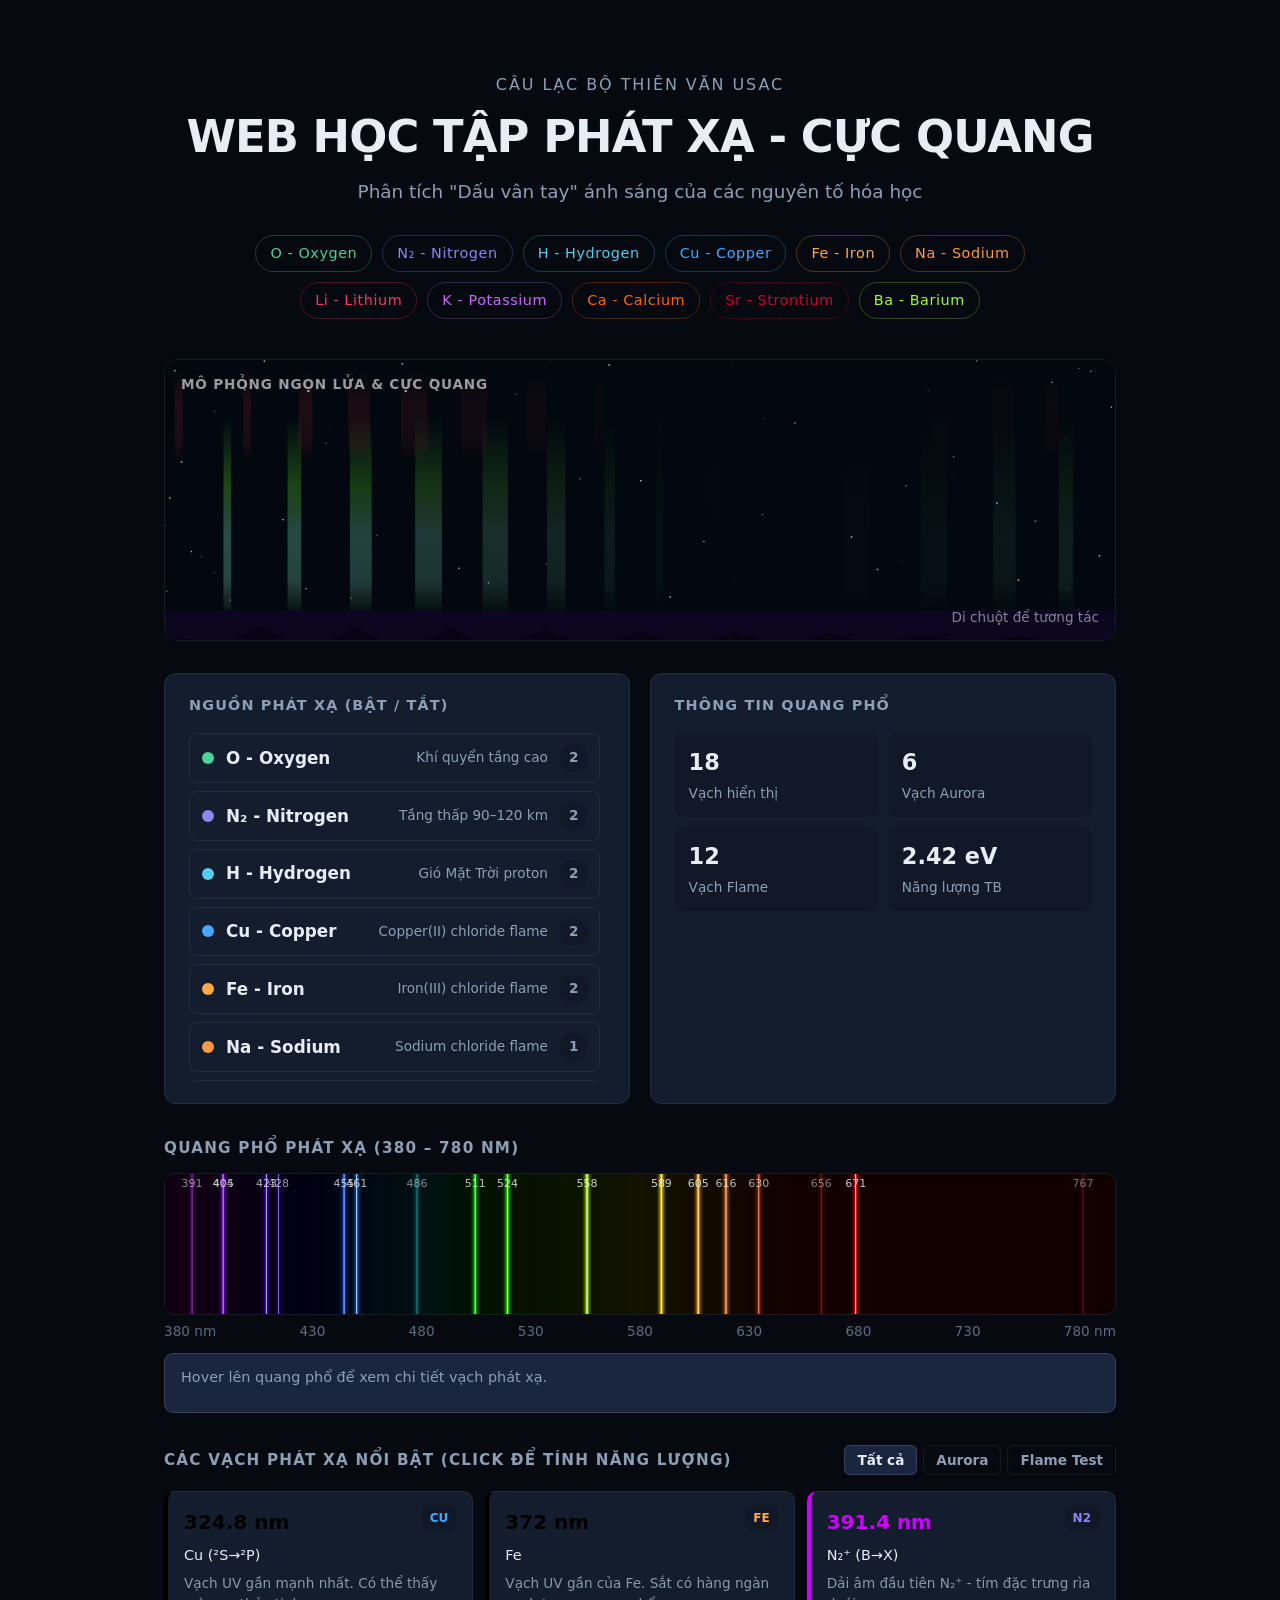
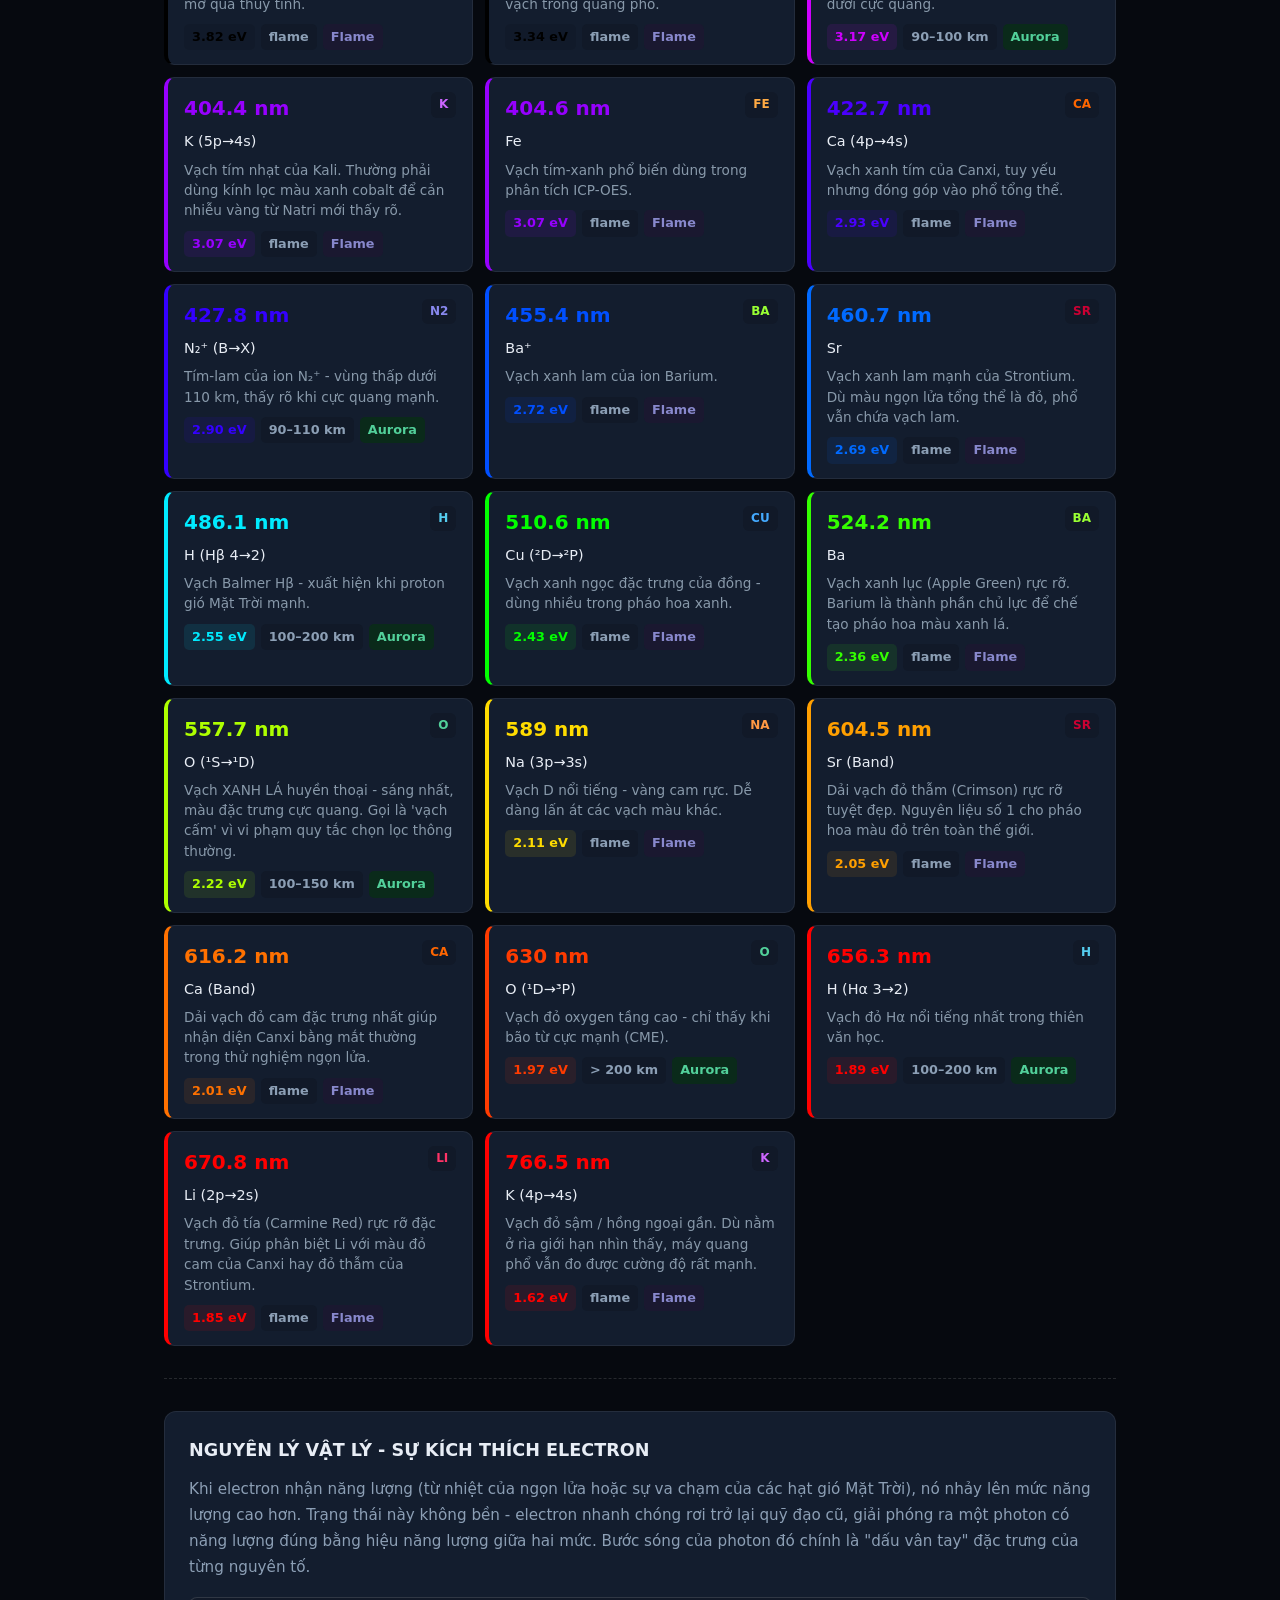
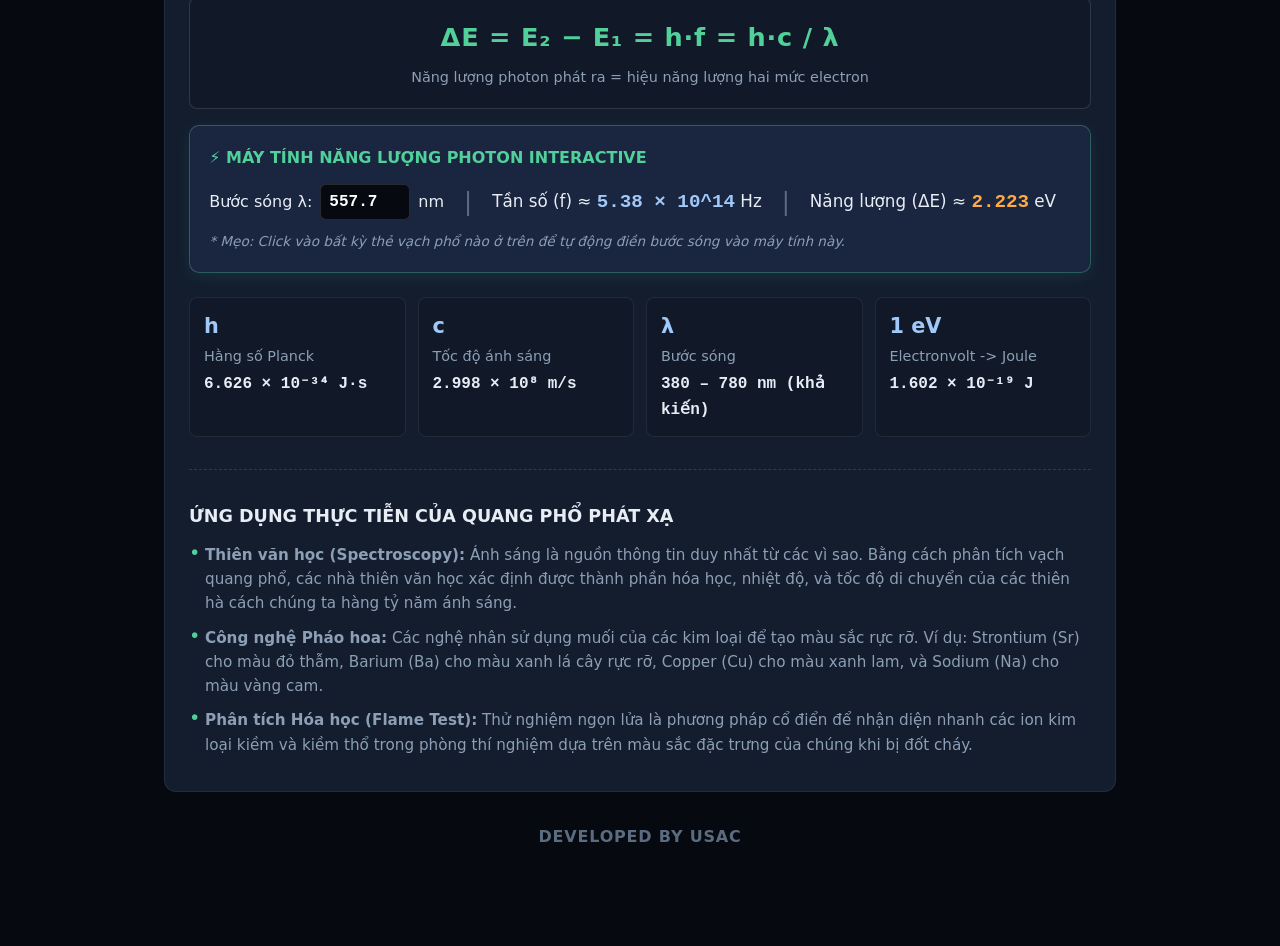
<file: aurora_spectrumv2.html>
<!DOCTYPE html>
<html lang="vi">
<head>
<meta charset="UTF-8">
<meta name="viewport" content="width=device-width, initial-scale=1.0">
<title>LAB ẢO THÍ NGHIỆM PHÁT XẠ TẠO CỰC QUANG</title>
<style>
:root {
  --bg: #06090f;
  --bg2: #0d1220;
  --bg3: #111928;
  --card: #131d2e;
  --card2: #1a2540;
  --border: rgba(255,255,255,0.07);
  --border2: rgba(255,255,255,0.13);
  --text: #e8edf5;
  --muted: #8c9fb5;
  --dim: #5c6c80;
}
* { box-sizing: border-box; margin: 0; padding: 0; }

body { background: var(--bg); color: var(--text); font-family: system-ui, -apple-system, sans-serif; line-height: 1.6; font-size: 18px; }

.page { max-width: 1000px; margin: 0 auto; padding: 2rem 1.5rem 4rem; }

/* ── Header ── */
.hero { text-align: center; padding: 2.5rem 0 2.5rem; }
.hero-eyebrow { font-size: 1rem; letter-spacing: .12em; text-transform: uppercase; color: var(--muted); margin-bottom: .8rem; }
.hero-title { font-size: 2.8rem; font-weight: 700; letter-spacing: -.02em; line-height: 1.2; margin-bottom: .8rem; }
.hero-title span { color: #52d09a; }
.hero-sub { font-size: 1.15rem; color: var(--muted); max-width: 600px; margin: 0 auto 1.8rem; }
.hero-pills { display: flex; gap: 10px; justify-content: center; flex-wrap: wrap; max-width: 800px; margin: 0 auto;}
.pill { font-size: 0.9rem; padding: 6px 14px; border-radius: 20px; border: 1px solid; font-weight: 500; letter-spacing: .04em; }

/* ── Sky canvas ── */
.sky-wrap { position: relative; border-radius: 14px; overflow: hidden; margin-bottom: 2rem; border: 1px solid var(--border); }
#sky { display: block; width: 100%; cursor: crosshair; }
.sky-hint { position: absolute; bottom: 12px; right: 16px; font-size: 0.85rem; color: rgba(255,255,255,.5); pointer-events: none; }
.sky-label { position: absolute; top: 14px; left: 16px; font-size: 0.85rem; color: rgba(255,255,255,.6); letter-spacing: .06em; text-transform: uppercase; font-weight: 600;}

/* ── Two-column layout ── */
.two-col { display: grid; grid-template-columns: 1fr 1fr; gap: 1.2rem; margin-bottom: 2rem; }
@media(max-width:768px){ .two-col { grid-template-columns: 1fr; } }

/* ── Source toggles ── */
.sources-panel { background: var(--card); border: 1px solid var(--border); border-radius: 12px; padding: 1.25rem 1.5rem; }
.panel-label { font-size: 0.9rem; letter-spacing: .08em; text-transform: uppercase; color: var(--muted); margin-bottom: 1rem; font-weight: 700; }
.src-list { display: flex; flex-direction: column; gap: 8px; max-height: 350px; overflow-y: auto; padding-right: 5px; }
.src-list::-webkit-scrollbar { width: 6px; }
.src-list::-webkit-scrollbar-thumb { background: var(--border2); border-radius: 4px; }
.src-row { display: flex; align-items: center; gap: 12px; padding: 10px 12px; border-radius: 8px; border: 1px solid var(--border); cursor: pointer; transition: all .12s; user-select: none; }
.src-row:hover { background: var(--card2); border-color: var(--border2); }
.src-row.off { opacity: .4; }
.src-dot { width: 12px; height: 12px; border-radius: 50%; flex-shrink: 0; }
.src-name { font-size: 1.05rem; font-weight: 600; flex: 1; }
.src-desc { font-size: 0.85rem; color: var(--muted); }
.src-count { font-size: 0.85rem; background: var(--bg3); padding: 3px 9px; border-radius: 12px; color: var(--muted); font-weight: bold;}

/* ── Info panel ── */
.info-panel { background: var(--card); border: 1px solid var(--border); border-radius: 12px; padding: 1.25rem 1.5rem; }
.stat-grid { display: grid; grid-template-columns: 1fr 1fr; gap: 10px; margin-top: 10px; }
.stat { background: var(--bg3); border-radius: 8px; padding: 12px 14px; }
.stat-val { font-size: 1.4rem; font-weight: 700; color: var(--text); }
.stat-key { font-size: 0.85rem; color: var(--muted); margin-top: 2px; }

/* ── Spectrum ── */
.spec-section { margin-bottom: 2rem; }
.spec-header { display: flex; align-items: center; justify-content: space-between; margin-bottom: .8rem; }
.spec-title { font-size: 0.95rem; letter-spacing: .08em; text-transform: uppercase; color: var(--muted); font-weight: 700; }
.spec-wrap { border-radius: 10px; overflow: hidden; border: 1px solid var(--border); }
#spec { display: block; width: 100%; }
.nm-axis { display: flex; justify-content: space-between; padding: 6px 0 0; font-size: 0.85rem; color: var(--dim); }

/* ── Tooltip ── */
.tooltip { background: var(--card2); border: 1px solid var(--border2); border-radius: 9px; padding: 12px 16px; font-size: 0.9rem; margin-top: 10px; min-height: 60px; transition: all .1s; }
.tt-nm { font-size: 1.3rem; font-weight: 700; }
.tt-row { display: flex; gap: 8px; margin-top: 6px; flex-wrap: wrap; }
.tt-badge { font-size: 0.85rem; padding: 3px 10px; border-radius: 6px; background: var(--bg3); color: var(--text); }
.tt-desc { font-size: 0.95rem; color: var(--muted); margin-top: 8px; line-height: 1.5; }

/* ── Line cards ── */
.cards-section { }
.cards-header { display: flex; align-items: center; justify-content: space-between; margin-bottom: 1rem; }
.filter-tabs { display: flex; gap: 6px; flex-wrap: wrap; }
.ftab { font-size: 0.85rem; padding: 6px 12px; border-radius: 6px; border: 1px solid var(--border); cursor: pointer; transition: all .1s; color: var(--muted); background: transparent; font-family: inherit; font-weight: 600;}
.ftab.active { color: var(--text); background: var(--card2); border-color: var(--border2); }
.cards-grid { display: grid; grid-template-columns: repeat(auto-fill, minmax(240px, 1fr)); gap: 12px; }
.lcard { background: var(--card); border-radius: 10px; padding: 14px 16px; border-left: 4px solid; border-top: 1px solid var(--border); border-right: 1px solid var(--border); border-bottom: 1px solid var(--border); transition: all .12s; cursor: pointer; }
.lcard:hover { background: var(--card2); transform: translateY(-2px); box-shadow: 0 4px 12px rgba(0,0,0,0.2); }
.lcard-top { display: flex; align-items: flex-start; justify-content: space-between; margin-bottom: 6px; }
.lcard-nm { font-size: 1.25rem; font-weight: 700; }
.lcard-src { font-size: 0.75rem; padding: 3px 8px; border-radius: 6px; background: var(--bg3); color: var(--muted); font-weight: 600; text-transform: uppercase; }
.lcard-ion { font-size: 0.9rem; color: var(--text); margin-bottom: 6px; font-weight: 500;}
.lcard-desc { font-size: 0.85rem; color: #8899aa; line-height: 1.5; }
.lcard-foot { display: flex; gap: 6px; margin-top: 10px; flex-wrap: wrap; }
.lc-badge { font-size: 0.8rem; padding: 3px 8px; border-radius: 5px; font-weight: 600; }

/* ── Physics section ── */
.physics { background: var(--card); border: 1px solid var(--border); border-radius: 12px; padding: 1.5rem; margin-top: 2rem; }
.physics h3 { font-size: 1.1rem; font-weight: 700; margin-bottom: .8rem; color: var(--text); text-transform: uppercase; }
.physics p { font-size: 0.95rem; color: var(--muted); line-height: 1.7; margin-bottom: 1rem; }
.eq-box { background: var(--bg3); border-radius: 8px; padding: 1.2rem; text-align: center; margin: 1rem 0; border: 1px solid var(--border2); }
.eq { font-size: 1.6rem; font-weight: 700; letter-spacing: .03em; color: #52d09a; }
.eq-sub { font-size: 0.9rem; color: var(--muted); margin-top: 8px; }
.phys-grid { display: grid; grid-template-columns: repeat(auto-fill, minmax(200px, 1fr)); gap: 12px; margin-bottom: 1.5rem;}
.phys-card { background: var(--bg3); border-radius: 8px; padding: 12px 14px; border: 1px solid var(--border); }
.phys-sym { font-size: 1.3rem; font-weight: 700; color: #a0c8f8; }
.phys-name { font-size: 0.9rem; color: var(--muted); margin-top: 2px; }
.phys-val { font-size: 1rem; color: var(--text); margin-top: 4px; font-family: monospace; font-weight: bold;}

/* ── Interactive Calc ── */
.calc-box { background: var(--card2); border: 1px solid #52d09a55; border-radius: 10px; padding: 1.2rem; margin-bottom: 1.5rem; box-shadow: 0 4px 15px rgba(82, 208, 154, 0.1); }
.calc-box-title { font-size: 1rem; font-weight: 700; color: #52d09a; margin-bottom: 12px; text-transform: uppercase;}
.calc-flex { display: flex; gap: 20px; align-items: center; flex-wrap: wrap; }
.calc-input-wrap { display: flex; align-items: center; gap: 8px; font-size: 1rem; }
.calc-input-wrap input { width: 90px; padding: 8px; font-size: 1rem; font-family: monospace; border-radius: 6px; border: 1px solid var(--border2); background: var(--bg); color: #fff; font-weight: bold;}
.calc-result { font-size: 1.05rem; }
.calc-result span { font-family: monospace; font-weight: bold; font-size: 1.2rem; }

.app-list { list-style: none; padding-left: 0; margin-top: 10px; }
.app-list li { font-size: 0.95rem; color: var(--muted); margin-bottom: 10px; padding-left: 16px; position: relative; }
.app-list li::before { content: "•"; position: absolute; left: 0; color: #52d09a; font-size: 1.2rem; line-height: 1; }

/* ── Divider ── */
.divider { border: none; border-top: 1px dashed var(--border2); margin: 2rem 0; }

/* ── Footnote ── */
.footnote { text-align: center; padding: 2rem; color: var(--dim); font-size: 1rem; font-weight: 600; letter-spacing: 0.05em; text-transform: uppercase; }
</style>
</head>
<body>
<div class="page">

  <div class="hero">
    <div class="hero-eyebrow">CÂU LẠC BỘ THIÊN VĂN USAC</div>
    <div class="hero-title">WEB HỌC TẬP PHÁT XẠ - CỰC QUANG</div>
    <div class="hero-sub">Phân tích "Dấu vân tay" ánh sáng của các nguyên tố hóa học</div>
    <div class="hero-pills">
      <span class="pill" style="color:#52d09a;border-color:#52d09a44">O - Oxygen</span>
      <span class="pill" style="color:#8888ee;border-color:#8888ee44">N₂ - Nitrogen</span>
      <span class="pill" style="color:#55ccee;border-color:#55ccee44">H - Hydrogen</span>
      <span class="pill" style="color:#44aaff;border-color:#44aaff44">Cu - Copper</span>
      <span class="pill" style="color:#ffaa44;border-color:#ffaa4444">Fe - Iron</span>
      <span class="pill" style="color:#ff9944;border-color:#ff994444">Na - Sodium</span>
      <span class="pill" style="color:#ff3366;border-color:#ff336644">Li - Lithium</span>
      <span class="pill" style="color:#cc66ff;border-color:#cc66ff44">K - Potassium</span>
      <span class="pill" style="color:#ff6600;border-color:#ff660044">Ca - Calcium</span>
      <span class="pill" style="color:#cc0033;border-color:#cc003344">Sr - Strontium</span>
      <span class="pill" style="color:#99ff33;border-color:#99ff3344">Ba - Barium</span>
    </div>
  </div>

  <div class="sky-wrap">
    <canvas id="sky" height="280"></canvas>
    <div class="sky-label">Mô phỏng ngọn lửa & cực quang</div>
    <div class="sky-hint">Di chuột để tương tác</div>
  </div>

  <div class="two-col">
    <div class="sources-panel">
      <div class="panel-label">Nguồn phát xạ (Bật / Tắt)</div>
      <div class="src-list" id="src-list"></div>
    </div>
    <div class="info-panel">
      <div class="panel-label">Thông tin quang phổ</div>
      <div class="stat-grid" id="stat-grid"></div>
    </div>
  </div>

  <div class="spec-section">
    <div class="spec-header">
      <div class="spec-title">Quang phổ phát xạ (380 – 780 nm)</div>
    </div>
    <div class="spec-wrap"><canvas id="spec" height="140"></canvas></div>
    <div class="nm-axis">
      <span>380 nm</span><span>430</span><span>480</span><span>530</span><span>580</span><span>630</span><span>680</span><span>730</span><span>780 nm</span>
    </div>
    <div class="tooltip" id="tooltip"><span style="color:var(--muted);font-size:.9rem">Hover lên quang phổ để xem chi tiết vạch phát xạ.</span></div>
  </div>

  <div class="cards-section">
    <div class="cards-header">
      <div class="spec-title">Các vạch phát xạ nổi bật (Click để tính Năng lượng)</div>
      <div class="filter-tabs" id="filter-tabs"></div>
    </div>
    <div class="cards-grid" id="cards-grid"></div>
  </div>

  <hr class="divider">

  <div class="physics" id="physics-section">
    <h3>Nguyên lý vật lý - Sự kích thích electron</h3>
    <p>Khi electron nhận năng lượng (từ nhiệt của ngọn lửa hoặc sự va chạm của các hạt gió Mặt Trời), nó nhảy lên mức năng lượng cao hơn. Trạng thái này không bền - electron nhanh chóng rơi trở lại quỹ đạo cũ, giải phóng ra một photon có năng lượng đúng bằng hiệu năng lượng giữa hai mức. Bước sóng của photon đó chính là "dấu vân tay" đặc trưng của từng nguyên tố.</p>
    
    <div class="eq-box">
      <div class="eq">ΔE = E₂ − E₁ = h·f = h·c / λ</div>
      <div class="eq-sub">Năng lượng photon phát ra = hiệu năng lượng hai mức electron</div>
    </div>

    <div class="calc-box">
      <div class="calc-box-title">⚡ Máy tính năng lượng Photon Interactive</div>
      <div class="calc-flex">
        <div class="calc-input-wrap">
          <label for="calc-lam">Bước sóng λ:</label>
          <input type="number" id="calc-lam" value="557.7" step="0.1" oninput="updateCalc()"> nm
        </div>
        <div style="color:var(--dim); font-size:1.5rem;">|</div>
        <div class="calc-result">
          Tần số (f) ≈ <span id="calc-f" style="color:#a0c8f8;"></span> Hz
        </div>
        <div style="color:var(--dim); font-size:1.5rem;">|</div>
        <div class="calc-result">
          Năng lượng (ΔE) ≈ <span id="calc-e" style="color:#ffaa44;"></span> eV
        </div>
      </div>
      <div style="font-size:0.85rem; color:var(--muted); margin-top:10px; font-style:italic;">* Mẹo: Click vào bất kỳ thẻ vạch phổ nào ở trên để tự động điền bước sóng vào máy tính này.</div>
    </div>

    <div class="phys-grid">
      <div class="phys-card"><div class="phys-sym">h</div><div class="phys-name">Hằng số Planck</div><div class="phys-val">6.626 × 10⁻³⁴ J·s</div></div>
      <div class="phys-card"><div class="phys-sym">c</div><div class="phys-name">Tốc độ ánh sáng</div><div class="phys-val">2.998 × 10⁸ m/s</div></div>
      <div class="phys-card"><div class="phys-sym">λ</div><div class="phys-name">Bước sóng</div><div class="phys-val">380 – 780 nm (khả kiến)</div></div>
      <div class="phys-card"><div class="phys-sym">1 eV</div><div class="phys-name">Electronvolt -> Joule</div><div class="phys-val">1.602 × 10⁻¹⁹ J</div></div>
    </div>

    <hr class="divider">

    <h3>Ứng dụng thực tiễn của Quang Phổ Phát Xạ</h3>
    <ul class="app-list">
      <li><b>Thiên văn học (Spectroscopy):</b> Ánh sáng là nguồn thông tin duy nhất từ các vì sao. Bằng cách phân tích vạch quang phổ, các nhà thiên văn học xác định được thành phần hóa học, nhiệt độ, và tốc độ di chuyển của các thiên hà cách chúng ta hàng tỷ năm ánh sáng.</li>
      <li><b>Công nghệ Pháo hoa:</b> Các nghệ nhân sử dụng muối của các kim loại để tạo màu sắc rực rỡ. Ví dụ: Strontium (Sr) cho màu đỏ thẫm, Barium (Ba) cho màu xanh lá cây rực rỡ, Copper (Cu) cho màu xanh lam, và Sodium (Na) cho màu vàng cam.</li>
      <li><b>Phân tích Hóa học (Flame Test):</b> Thử nghiệm ngọn lửa là phương pháp cổ điển để nhận diện nhanh các ion kim loại kiềm và kiềm thổ trong phòng thí nghiệm dựa trên màu sắc đặc trưng của chúng khi bị đốt cháy.</li>
    </ul>
  </div>

  <div class="footnote">
    Developed by USAC 
  </div>

</div>

<script>
const SRCS = {
  O:  { name:"O - Oxygen",      desc:"Khí quyển tầng cao",          dot:"#52d09a", skyColor:[[85,210,38],[230,50,50]],  skyAl:[0.72,0.3],  skyBands:[[0.93,0.2],[0.36,0.03]] },
  N2: { name:"N₂ - Nitrogen",   desc:"Tầng thấp 90–120 km",         dot:"#8888ee", skyColor:[[90,75,190]],               skyAl:[0.48],       skyBands:[[0.9,0.45]] },
  H:  { name:"H - Hydrogen",    desc:"Gió Mặt Trời proton",         dot:"#55ccee", skyColor:[[45,155,210]],              skyAl:[0.18],       skyBands:[[0.85,0.52]] },
  Cu: { name:"Cu - Copper",     desc:"Copper(II) chloride flame",   dot:"#44aaff", skyColor:[[30,140,220]],              skyAl:[0.0],        skyBands:[] },
  Fe: { name:"Fe - Iron",       desc:"Iron(III) chloride flame",    dot:"#ffaa44", skyColor:[[220,130,30]],              skyAl:[0.0],        skyBands:[] },
  Na: { name:"Na - Sodium",     desc:"Sodium chloride flame",       dot:"#ff9944", skyColor:[[220,140,20]],              skyAl:[0.0],        skyBands:[] },
  Li: { name:"Li - Lithium",    desc:"Lithium chloride flame",      dot:"#ff3366", skyColor:[[255,50,100]],              skyAl:[0.0],        skyBands:[] },
  K:  { name:"K - Potassium",   desc:"Potassium chloride flame",    dot:"#cc66ff", skyColor:[[200,100,255]],             skyAl:[0.0],        skyBands:[] },
  Ca: { name:"Ca - Calcium",    desc:"Calcium chloride flame",      dot:"#ff6600", skyColor:[[255,100,0]],               skyAl:[0.0],        skyBands:[] },
  Sr: { name:"Sr - Strontium",  desc:"Strontium chloride flame",    dot:"#cc0033", skyColor:[[200,0,50]],                skyAl:[0.0],        skyBands:[] },
  Ba: { name:"Ba - Barium",     desc:"Barium chloride flame",       dot:"#99ff33", skyColor:[[150,255,50]],              skyAl:[0.0],        skyBands:[] },
};

const LINES = [
  // ── OXYGEN ──
  { nm:557.7, ion:"O (¹S→¹D)", src:"O", lbl:"Oxygen", bright:1.00, alt:"100–150 km", altcol:"#52d09a", desc:"Vạch XANH LÁ huyền thoại - sáng nhất, màu đặc trưng cực quang. Gọi là 'vạch cấm' vì vi phạm quy tắc chọn lọc thông thường.", cat:"aurora", energy:"2.22 eV", lifetime:"~0.74 s" },
  { nm:630.0, ion:"O (¹D→³P)", src:"O", lbl:"Oxygen", bright:0.62, alt:"> 200 km", altcol:"#ff7777", desc:"Vạch đỏ oxygen tầng cao - chỉ thấy khi bão từ cực mạnh (CME).", cat:"aurora", energy:"1.97 eV", lifetime:"~110 s" },
  // ── NITROGEN ──
  { nm:391.4, ion:"N₂⁺ (B→X)", src:"N2", lbl:"Nitrogen ion", bright:0.65, alt:"90–100 km", altcol:"#b89ee0", desc:"Dải âm đầu tiên N₂⁺ - tím đặc trưng rìa dưới cực quang.", cat:"aurora", energy:"3.17 eV", lifetime:"~60 ns" },
  { nm:427.8, ion:"N₂⁺ (B→X)", src:"N2", lbl:"Nitrogen ion", bright:0.50, alt:"90–110 km", altcol:"#8aaae0", desc:"Tím-lam của ion N₂⁺ - vùng thấp dưới 110 km, thấy rõ khi cực quang mạnh.", cat:"aurora", energy:"2.90 eV", lifetime:"~60 ns" },
  // ── HYDROGEN ──
  { nm:486.1, ion:"H (Hβ 4→2)", src:"H", lbl:"Hydrogen β", bright:0.28, alt:"100–200 km", altcol:"#80d8f5", desc:"Vạch Balmer Hβ - xuất hiện khi proton gió Mặt Trời mạnh.", cat:"aurora", energy:"2.55 eV", lifetime:"~1 ns" },
  { nm:656.3, ion:"H (Hα 3→2)", src:"H", lbl:"Hydrogen α", bright:0.22, alt:"100–200 km", altcol:"#ee5555", desc:"Vạch đỏ Hα nổi tiếng nhất trong thiên văn học.", cat:"aurora", energy:"1.89 eV", lifetime:"~2 ns" },
  // ── COPPER ──
  { nm:324.8, ion:"Cu (²S→²P)", src:"Cu", lbl:"Copper", bright:0.5, alt:"flame", altcol:"#66bbff", desc:"Vạch UV gần mạnh nhất. Có thể thấy mờ qua thủy tinh.", cat:"flame", energy:"3.82 eV", lifetime:"~7 ns" },
  { nm:510.6, ion:"Cu (²D→²P)", src:"Cu", lbl:"Copper", bright:0.82, alt:"flame", altcol:"#44aaff", desc:"Vạch xanh ngọc đặc trưng của đồng - dùng nhiều trong pháo hoa xanh.", cat:"flame", energy:"2.43 eV", lifetime:"~5 ns" },
  // ── IRON ──
  { nm:372.0, ion:"Fe", src:"Fe", lbl:"Iron", bright:0.55, alt:"flame", altcol:"#ffcc66", desc:"Vạch UV gần của Fe. Sắt có hàng ngàn vạch trong quang phổ.", cat:"flame", energy:"3.34 eV", lifetime:"~20 ns" },
  { nm:404.6, ion:"Fe", src:"Fe", lbl:"Iron", bright:0.72, alt:"flame", altcol:"#ffdd88", desc:"Vạch tím-xanh phổ biến dùng trong phân tích ICP-OES.", cat:"flame", energy:"3.07 eV", lifetime:"~20 ns" },
  // ── SODIUM ──
  { nm:589.0, ion:"Na (3p→3s)", src:"Na", lbl:"Sodium", bright:1.00, alt:"flame", altcol:"#ffbb55", desc:"Vạch D nổi tiếng - vàng cam rực. Dễ dàng lấn át các vạch màu khác.", cat:"flame", energy:"2.11 eV", lifetime:"~16 ns" },
  // ── LITHIUM ──
  { nm:670.8, ion:"Li (2p→2s)", src:"Li", lbl:"Lithium", bright:0.95, alt:"flame", altcol:"#ff3366", desc:"Vạch đỏ tía (Carmine Red) rực rỡ đặc trưng. Giúp phân biệt Li với màu đỏ cam của Canxi hay đỏ thẫm của Strontium.", cat:"flame", energy:"1.85 eV", lifetime:"~27 ns" },
  // ── POTASSIUM ──
  { nm:404.4, ion:"K (5p→4s)", src:"K", lbl:"Potassium", bright:0.7, alt:"flame", altcol:"#cc66ff", desc:"Vạch tím nhạt của Kali. Thường phải dùng kính lọc màu xanh cobalt để cản nhiễu vàng từ Natri mới thấy rõ.", cat:"flame", energy:"3.07 eV", lifetime:"~30 ns" },
  { nm:766.5, ion:"K (4p→4s)", src:"K", lbl:"Potassium", bright:0.9, alt:"flame", altcol:"#dd66ff", desc:"Vạch đỏ sậm / hồng ngoại gần. Dù nằm ở rìa giới hạn nhìn thấy, máy quang phổ vẫn đo được cường độ rất mạnh.", cat:"flame", energy:"1.62 eV", lifetime:"~26 ns" },
  // ── CALCIUM ──
  { nm:422.7, ion:"Ca (4p→4s)", src:"Ca", lbl:"Calcium", bright:0.75, alt:"flame", altcol:"#ff8844", desc:"Vạch xanh tím của Canxi, tuy yếu nhưng đóng góp vào phổ tổng thể.", cat:"flame", energy:"2.93 eV", lifetime:"~4 ns" },
  { nm:616.2, ion:"Ca (Band)", src:"Ca", lbl:"Calcium", bright:0.85, alt:"flame", altcol:"#ff4400", desc:"Dải vạch đỏ cam đặc trưng nhất giúp nhận diện Canxi bằng mắt thường trong thử nghiệm ngọn lửa.", cat:"flame", energy:"2.01 eV", lifetime:"~10 ns" },
  // ── BARIUM ──
  { nm:455.4, ion:"Ba⁺", src:"Ba", lbl:"Barium", bright:0.8, alt:"flame", altcol:"#99ff33", desc:"Vạch xanh lam của ion Barium.", cat:"flame", energy:"2.72 eV", lifetime:"~6 ns" },
  { nm:524.2, ion:"Ba", src:"Ba", lbl:"Barium", bright:0.95, alt:"flame", altcol:"#77ff33", desc:"Vạch xanh lục (Apple Green) rực rỡ. Barium là thành phần chủ lực để chế tạo pháo hoa màu xanh lá.", cat:"flame", energy:"2.36 eV", lifetime:"~8 ns" },
  // ── STRONTIUM ──
  { nm:460.7, ion:"Sr", src:"Sr", lbl:"Strontium", bright:0.85, alt:"flame", altcol:"#cc0033", desc:"Vạch xanh lam mạnh của Strontium. Dù màu ngọn lửa tổng thể là đỏ, phổ vẫn chứa vạch lam.", cat:"flame", energy:"2.69 eV", lifetime:"~5 ns" },
  { nm:604.5, ion:"Sr (Band)", src:"Sr", lbl:"Strontium", bright:1.00, alt:"flame", altcol:"#dd0033", desc:"Dải vạch đỏ thẫm (Crimson) rực rỡ tuyệt đẹp. Nguyên liệu số 1 cho pháo hoa màu đỏ trên toàn thế giới.", cat:"flame", energy:"2.05 eV", lifetime:"~6 ns" }
];

const act = { O:true, N2:true, H:true, Cu:true, Fe:true, Na:true, Li:true, K:true, Ca:true, Sr:true, Ba:true };
const filterCat = { all:true, aurora:false, flame:false };
let activeFilter = "all";
let mouseX = 0.5, animT = 0, hvNm = null;
const SPAN = 400; // 780 - 380

// ── Tính Toán Logic ───────────────────────────────────────
function updateCalc(nm) {
  const inp = document.getElementById('calc-lam');
  if (nm !== undefined) inp.value = nm.toFixed(1);
  const lam = parseFloat(inp.value);
  if (!lam || lam <= 0) {
    document.getElementById('calc-f').innerText = "0";
    document.getElementById('calc-e').innerText = "0";
    return;
  }
  // c = 2.99792458 x 10^8 m/s
  // f = c / (lam * 10^-9)
  const f = 299792458 / (lam * 1e-9);
  // hc in eV*nm = 1239.84193
  const e = 1239.84193 / lam;
  
  // Format f thành dạng số mũ ví dụ: 5.37 × 10¹⁴
  let fStr = f.toExponential(2);
  fStr = fStr.replace('e+', ' × 10^');
  
  document.getElementById('calc-f').innerText = fStr;
  document.getElementById('calc-e').innerText = e.toFixed(3);
}

// ── nmToRgb ──────────────────────────────────────────────
function nmRgb(nm) {
  let r=0,g=0,b=0,a=1;
  if(nm>=380&&nm<440){r=(440-nm)/60;b=1;}
  else if(nm>=440&&nm<490){g=(nm-440)/50;b=1;}
  else if(nm>=490&&nm<510){g=1;b=(510-nm)/20;}
  else if(nm>=510&&nm<580){r=(nm-510)/70;g=1;}
  else if(nm>=580&&nm<645){r=1;g=(645-nm)/65;}
  else if(nm>=645&&nm<=780){r=1;}
  if(nm<420)a=0.3+(nm-380)/40*0.7;
  if(nm>680)a=Math.max(0.15, 1-(nm-680)/100); 
  return [r,g,b,a];
}
function nmHex(nm) {
  const [r,g,b] = nmRgb(nm);
  return '#'+[r,g,b].map(v=>Math.round(v*255).toString(16).padStart(2,'0')).join('');
}

// ── Sky animation ─────────────────────────────────────────
function drawSky(t) {
  const cv = document.getElementById('sky');
  const W = cv.offsetWidth||700; cv.width=W; cv.height=280;
  const c = cv.getContext('2d');
  c.fillStyle='#020710'; c.fillRect(0,0,W,280);
  // Stars
  for(let i=0;i<90;i++){
    const sx=(Math.sin(i*127.3)*0.5+0.5)*W;
    const sy=(Math.sin(i*51.7)*0.5+0.5)*240;
    const br=Math.sin(i*23.1+t*0.35)*0.5+0.5;
    c.fillStyle=`rgba(255,255,255,${(br*0.6+0.06).toFixed(2)})`;
    c.fillRect(sx,sy,br*1.3+0.3,br*1.3+0.3);
  }
  const cx = mouseX * W;
  Object.entries(SRCS).forEach(([key,s]) => {
    if(!act[key]) return;
    s.skyBands.forEach((band, bi) => {
      const [yBf, yTf] = band;
      const [rc1,gc1,bc1] = s.skyColor[bi] || s.skyColor[0];
      const al = s.skyAl[bi] ?? 0;
      if(al <= 0) return;
      const yB=yBf*280, yT=yTf*280;
      for(let col=0;col<15;col++){
        const f=col/15;
        const off=Math.sin(f*Math.PI*3+t*(0.8+bi*0.3)+mouseX*2)*15+Math.sin(f*Math.PI*5+t*1.4)*6;
        const xp=cx-W*0.5+f*W+off;
        const tk=(Math.sin(f*Math.PI*4+t*0.8)*0.5+0.5)*20+7;
        const alpha=al*(0.5+Math.sin(f*Math.PI+t*0.5)*0.5)*(1-Math.abs(f-0.5)*0.95);
        const gr=c.createLinearGradient(xp,yB,xp,yT);
        gr.addColorStop(0,`rgba(${rc1},${gc1},${bc1},0)`);
        gr.addColorStop(0.2,`rgba(${rc1},${gc1},${bc1},${alpha.toFixed(2)})`);
        gr.addColorStop(0.65,`rgba(${rc1},${gc1},${bc1},${(alpha*1.2).toFixed(2)})`);
        gr.addColorStop(1,`rgba(${rc1},${gc1},${bc1},0)`);
        c.fillStyle=gr; c.fillRect(xp-tk/2,yT,tk,yB-yT);
      }
    });
  });
  // Ground
  c.fillStyle='#0c0620'; c.fillRect(0,250,W,30);
  for(let m=0;m<35;m++){
    const mx2=(m*91.3%1)*W;
    const mh=(m*37.7%1)*12+3;
    c.fillStyle='#060414';
    c.beginPath();c.moveTo(mx2-25,280);c.lineTo(mx2,280-mh);c.lineTo(mx2+25,280);c.fill();
  }
}

// ── Spectrum ─────────────────────────────────────────────
function drawSpec() {
  const cv = document.getElementById('spec');
  const W = cv.offsetWidth||700; cv.width=W; cv.height=140;
  const c = cv.getContext('2d');
  c.fillStyle='#060609'; c.fillRect(0,0,W,140);
  // faint visible spectrum bg
  for(let x=0;x<W;x++){
    const nm=380+(x/W)*SPAN;
    const [r,g,b,a]=nmRgb(nm);
    c.fillStyle=`rgb(${Math.round(r*18)},${Math.round(g*18)},${Math.round(b*18)})`;
    c.fillRect(x,0,1,140);
  }
  // emission lines
  const visLines = LINES.filter(l => {
    if(!act[l.src]) return false;
    if(activeFilter!=='all' && l.cat!==activeFilter) return false;
    return l.nm>=380 && l.nm<=780;
  });
  visLines.forEach(ln => {
    const x=(ln.nm-380)/SPAN*W;
    const [r,g,b,a]=nmRgb(ln.nm);
    const rc=Math.round(r*255),gc=Math.round(g*255),bc=Math.round(b*255);
    const intensity = ln.bright * a;
    
    const gr=c.createLinearGradient(x-6,0,x+6,0);
    gr.addColorStop(0,'transparent');
    gr.addColorStop(0.5,`rgba(${rc},${gc},${bc},${intensity})`);
    gr.addColorStop(1,'transparent');
    c.fillStyle=gr; c.fillRect(x-12,0,24,140);
    c.fillStyle=`rgba(255,255,255,${(intensity*0.9).toFixed(2)})`;
    c.fillRect(x-0.5,0,1,140);
    const isHov = hvNm && Math.abs(ln.nm-hvNm)<5;
    if(isHov){c.fillStyle='rgba(255,255,255,.12)';c.fillRect(x-16,0,32,140);}
    c.fillStyle=`rgba(255,255,255,${(0.4+intensity*0.4).toFixed(2)})`;
    c.font='11px system-ui'; c.textAlign='center';
    c.fillText(Math.round(ln.nm),x,13);
  });
  if(hvNm){
    const x=(hvNm-380)/SPAN*W;
    c.strokeStyle='rgba(255,255,255,.25)';c.setLineDash([4,4]);
    c.beginPath();c.moveTo(x,0);c.lineTo(x,140);c.stroke();c.setLineDash([]);
  }
}

// ── Tooltip ───────────────────────────────────────────────
function updateTooltip(nm) {
  const tt = document.getElementById('tooltip');
  if(!nm){tt.innerHTML='<span style="color:var(--muted);font-size:.9rem">Hover lên quang phổ để xem chi tiết vạch phát xạ.</span>';return;}
  const closest = LINES.filter(l=>act[l.src]&&(activeFilter==='all'||l.cat===activeFilter)&&l.nm>=380&&l.nm<=780)
    .sort((a,b)=>Math.abs(a.nm-nm)-Math.abs(b.nm-nm))[0];
  if(!closest||Math.abs(closest.nm-nm)>8){tt.innerHTML='<span style="color:var(--muted);font-size:.9rem">-</span>';return;}
  const col = nmHex(closest.nm);
  const srcDot = SRCS[closest.src]?.dot||'#888';
  tt.innerHTML=`
    <div style="display:flex;align-items:center;gap:10px;margin-bottom:6px">
      <span class="tt-nm" style="color:${col}">${closest.nm} nm</span>
      <span style="width:12px;height:12px;border-radius:50%;background:${srcDot};display:inline-block;flex-shrink:0"></span>
      <span style="font-size:0.9rem;font-weight:700;color:${srcDot}">${closest.ion}</span>
    </div>
    <div class="tt-row">
      <span class="tt-badge">${closest.src} - ${closest.lbl}</span>
      <span class="tt-badge">${closest.alt}</span>
      <span class="tt-badge">${closest.energy}</span>
      <span class="tt-badge" style="background:${closest.cat==='aurora'?'#0a2a1a':'#1a1a2a'};color:${closest.cat==='aurora'?'#52d09a':'#8888cc'}">${closest.cat==='aurora'?'Aurora':'Flame'}</span>
    </div>
    <div class="tt-desc">${closest.desc}</div>
  `;
}

// ── Source list ───────────────────────────────────────────
function buildSrcList() {
  const d = document.getElementById('src-list'); d.innerHTML='';
  Object.entries(SRCS).forEach(([k,s]) => {
    const cnt = LINES.filter(l=>l.src===k).length;
    const row = document.createElement('div');
    row.className='src-row'+(act[k]?'':' off');
    row.innerHTML=`<span class="src-dot" style="background:${s.dot}"></span><span class="src-name">${s.name}</span><span class="src-desc">${s.desc}</span><span class="src-count">${cnt}</span>`;
    row.onclick=()=>{act[k]=!act[k];buildSrcList();drawSpec();buildCards();buildStats();};
    d.appendChild(row);
  });
}

// ── Stats ─────────────────────────────────────────────────
function buildStats() {
  const vis = LINES.filter(l=>act[l.src]&&l.nm>=380&&l.nm<=780);
  const aurora = vis.filter(l=>l.cat==='aurora').length;
  const flame = vis.filter(l=>l.cat==='flame').length;
  const avgE = vis.length ? (vis.reduce((s,l)=>s+parseFloat(l.energy),0)/vis.length).toFixed(2) : 0;
  document.getElementById('stat-grid').innerHTML=`
    <div class="stat"><div class="stat-val">${vis.length}</div><div class="stat-key">Vạch hiển thị</div></div>
    <div class="stat"><div class="stat-val">${aurora}</div><div class="stat-key">Vạch Aurora</div></div>
    <div class="stat"><div class="stat-val">${flame}</div><div class="stat-key">Vạch Flame</div></div>
    <div class="stat"><div class="stat-val">${avgE} eV</div><div class="stat-key">Năng lượng TB</div></div>
  `;
}

// ── Filter tabs ───────────────────────────────────────────
function buildFilterTabs() {
  const d = document.getElementById('filter-tabs'); d.innerHTML='';
  [['all','Tất cả'],['aurora','Aurora'],['flame','Flame Test']].forEach(([v,lbl])=>{
    const btn=document.createElement('button');
    btn.className='ftab'+(activeFilter===v?' active':'');
    btn.textContent=lbl;
    btn.onclick=()=>{activeFilter=v;buildFilterTabs();drawSpec();buildCards();};
    d.appendChild(btn);
  });
}

// ── Cards ─────────────────────────────────────────────────
function buildCards() {
  const d = document.getElementById('cards-grid'); d.innerHTML='';
  const visible = LINES.filter(l=>{
    if(!act[l.src]) return false;
    if(activeFilter!=='all' && l.cat!==activeFilter) return false;
    return true;
  }).sort((a,b)=>a.nm-b.nm);
  if(!visible.length){
    d.innerHTML='<div style="color:var(--muted);font-size:1rem;padding:1rem">Không có vạch nào - bật thêm nguồn phát xạ.</div>';
    return;
  }
  visible.forEach(ln=>{
    const col = nmHex(ln.nm);
    const srcDot = SRCS[ln.src]?.dot||'#888';
    const card=document.createElement('div');
    card.className='lcard';
    card.style.borderLeftColor=col;
    // Click vào thẻ để tính năng lượng và cuộn xuống
    card.onclick = () => {
      updateCalc(ln.nm);
      document.getElementById('physics-section').scrollIntoView({behavior: 'smooth', block: 'center'});
      // Highlight tạm thời ô nhập
      const calcBox = document.querySelector('.calc-box');
      calcBox.style.transform = 'scale(1.02)';
      calcBox.style.boxShadow = '0 0 20px rgba(82, 208, 154, 0.4)';
      setTimeout(() => {
        calcBox.style.transform = 'none';
        calcBox.style.boxShadow = '0 4px 15px rgba(82, 208, 154, 0.1)';
      }, 400);
    };
    
    card.innerHTML=`
      <div class="lcard-top">
        <div class="lcard-nm" style="color:${col}">${ln.nm} nm</div>
        <span class="lcard-src" style="color:${srcDot}">${ln.src}</span>
      </div>
      <div class="lcard-ion">${ln.ion}</div>
      <div class="lcard-desc">${ln.desc}</div>
      <div class="lcard-foot">
        <span class="lc-badge" style="background:${col}18;color:${col}">${ln.energy}</span>
        <span class="lc-badge" style="background:var(--bg3);color:var(--muted)">${ln.alt}</span>
        <span class="lc-badge" style="background:${ln.cat==='aurora'?'#0a2a1a':'#1a1830'};color:${ln.cat==='aurora'?'#52d09a':'#8888cc'}">${ln.cat==='aurora'?'Aurora':'Flame'}</span>
      </div>
    `;
    d.appendChild(card);
  });
}

// ── Events ────────────────────────────────────────────────
document.getElementById('sky').addEventListener('mousemove',e=>{
  mouseX=(e.clientX-e.target.getBoundingClientRect().left)/e.target.offsetWidth;
});
document.getElementById('sky').addEventListener('mouseleave',()=>{mouseX=0.5;});
const sc=document.getElementById('spec');
sc.addEventListener('mousemove',e=>{
  hvNm=380+(e.clientX-sc.getBoundingClientRect().left)/sc.offsetWidth*SPAN;
  drawSpec();updateTooltip(hvNm);
});
sc.addEventListener('mouseleave',()=>{hvNm=null;drawSpec();updateTooltip(null);});
window.addEventListener('resize',()=>{drawSpec();});

// ── Init ──────────────────────────────────────────────────
buildSrcList();buildStats();buildFilterTabs();buildCards();drawSpec();updateCalc();
(function loop(ts){animT=ts/1000;drawSky(animT);requestAnimationFrame(loop);})(0);
</script>
</body>
</html>
</file>
